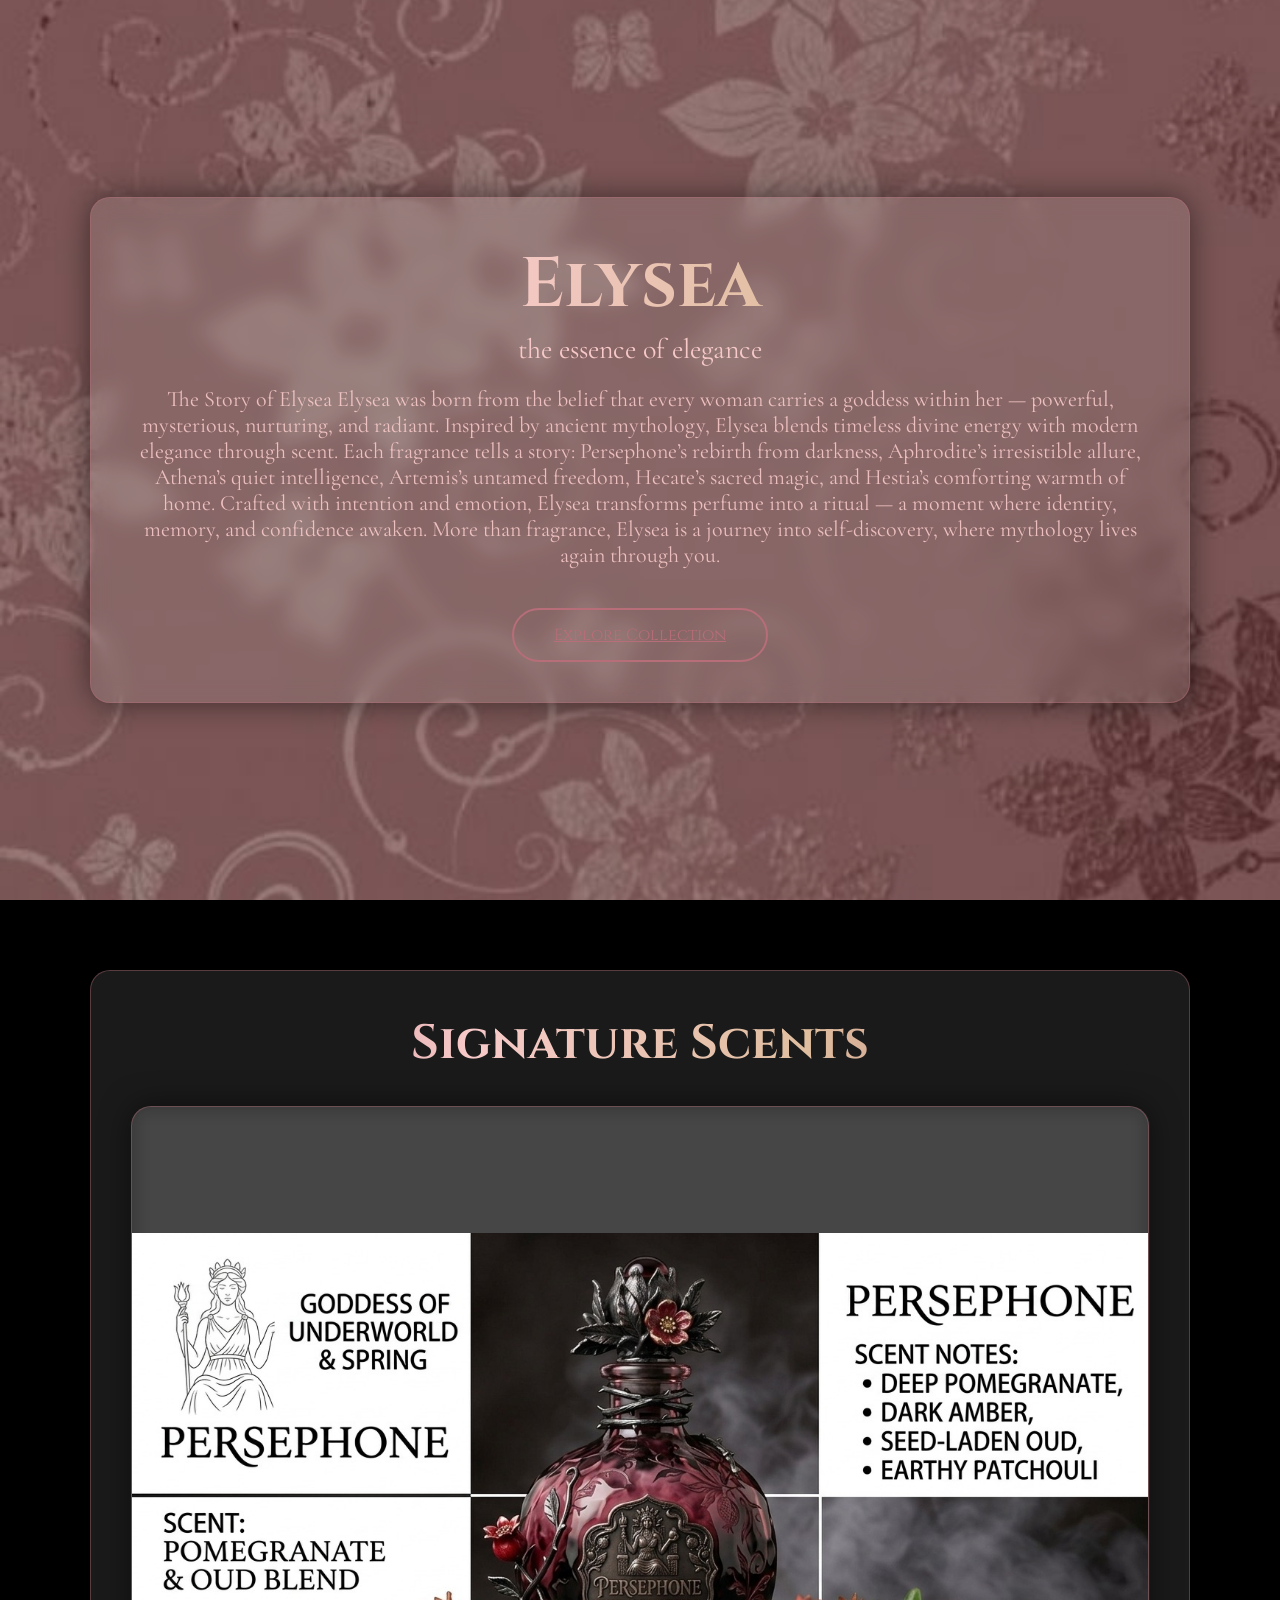
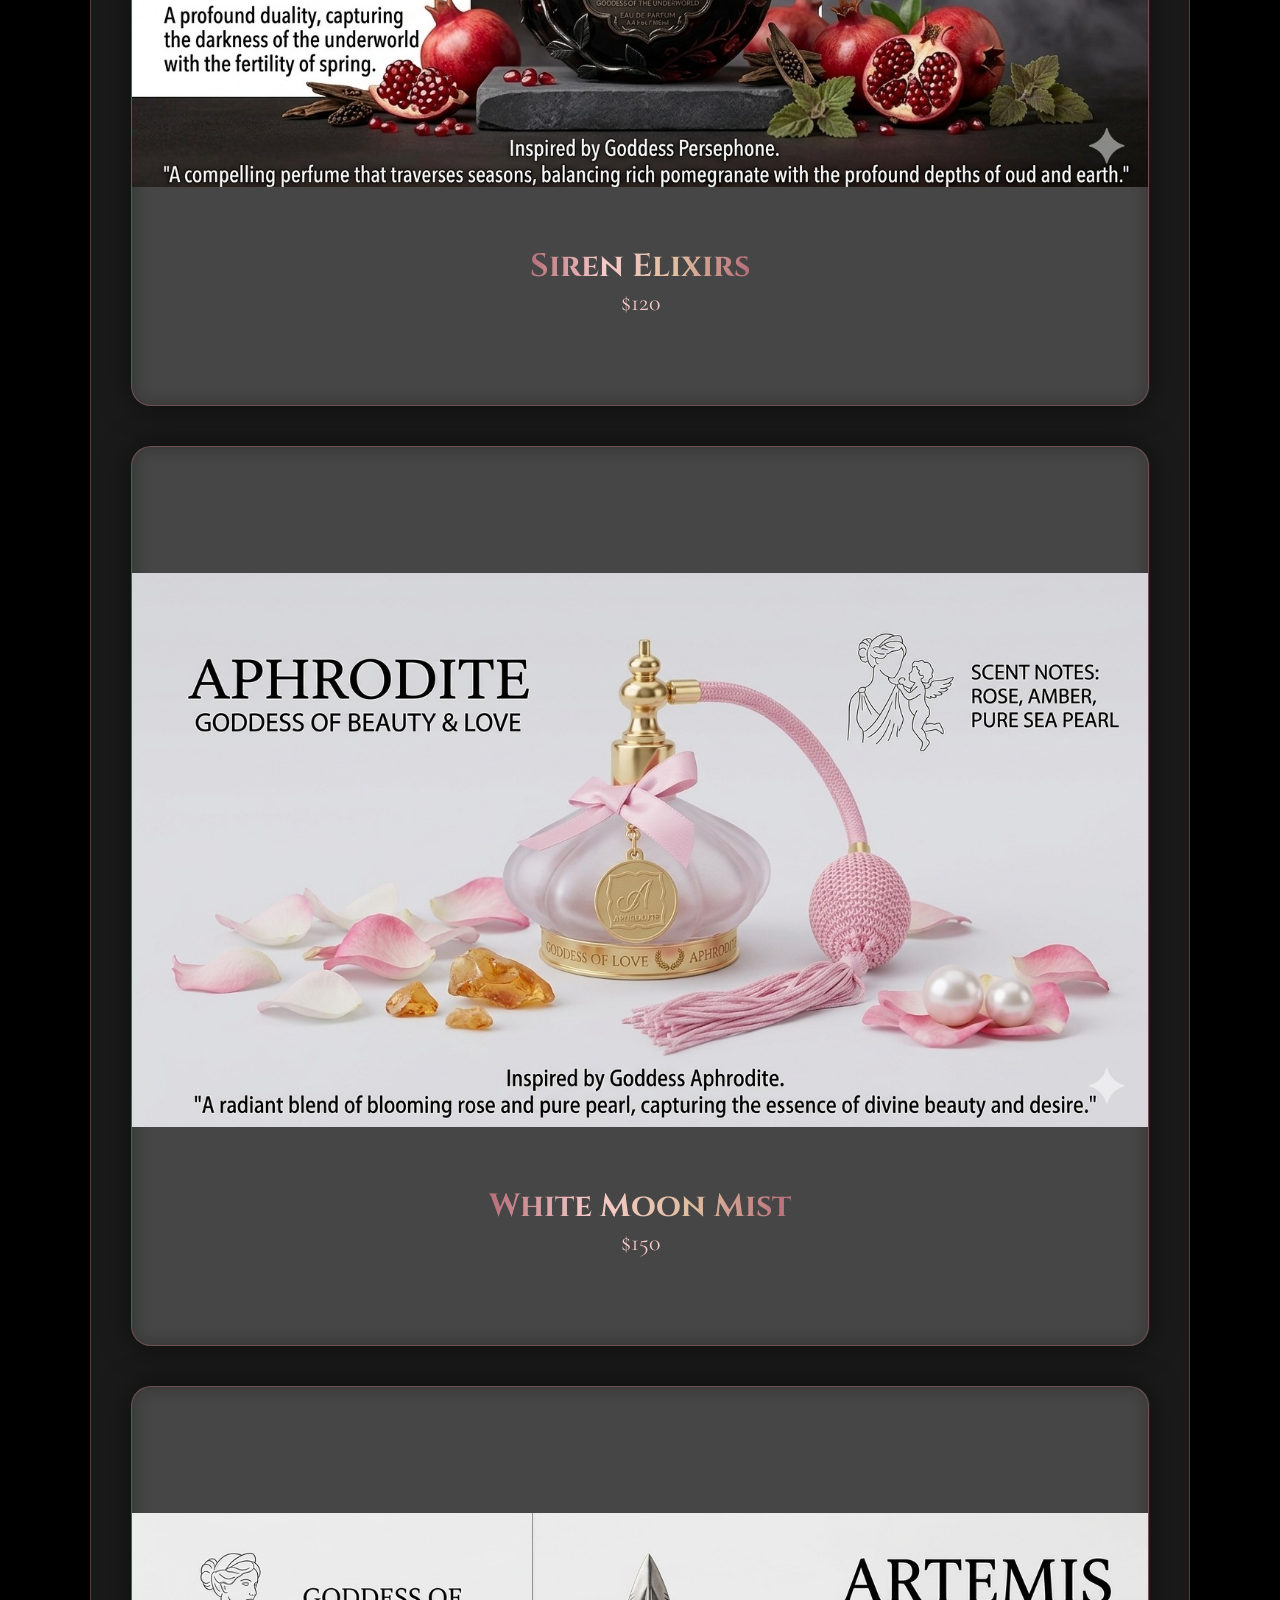
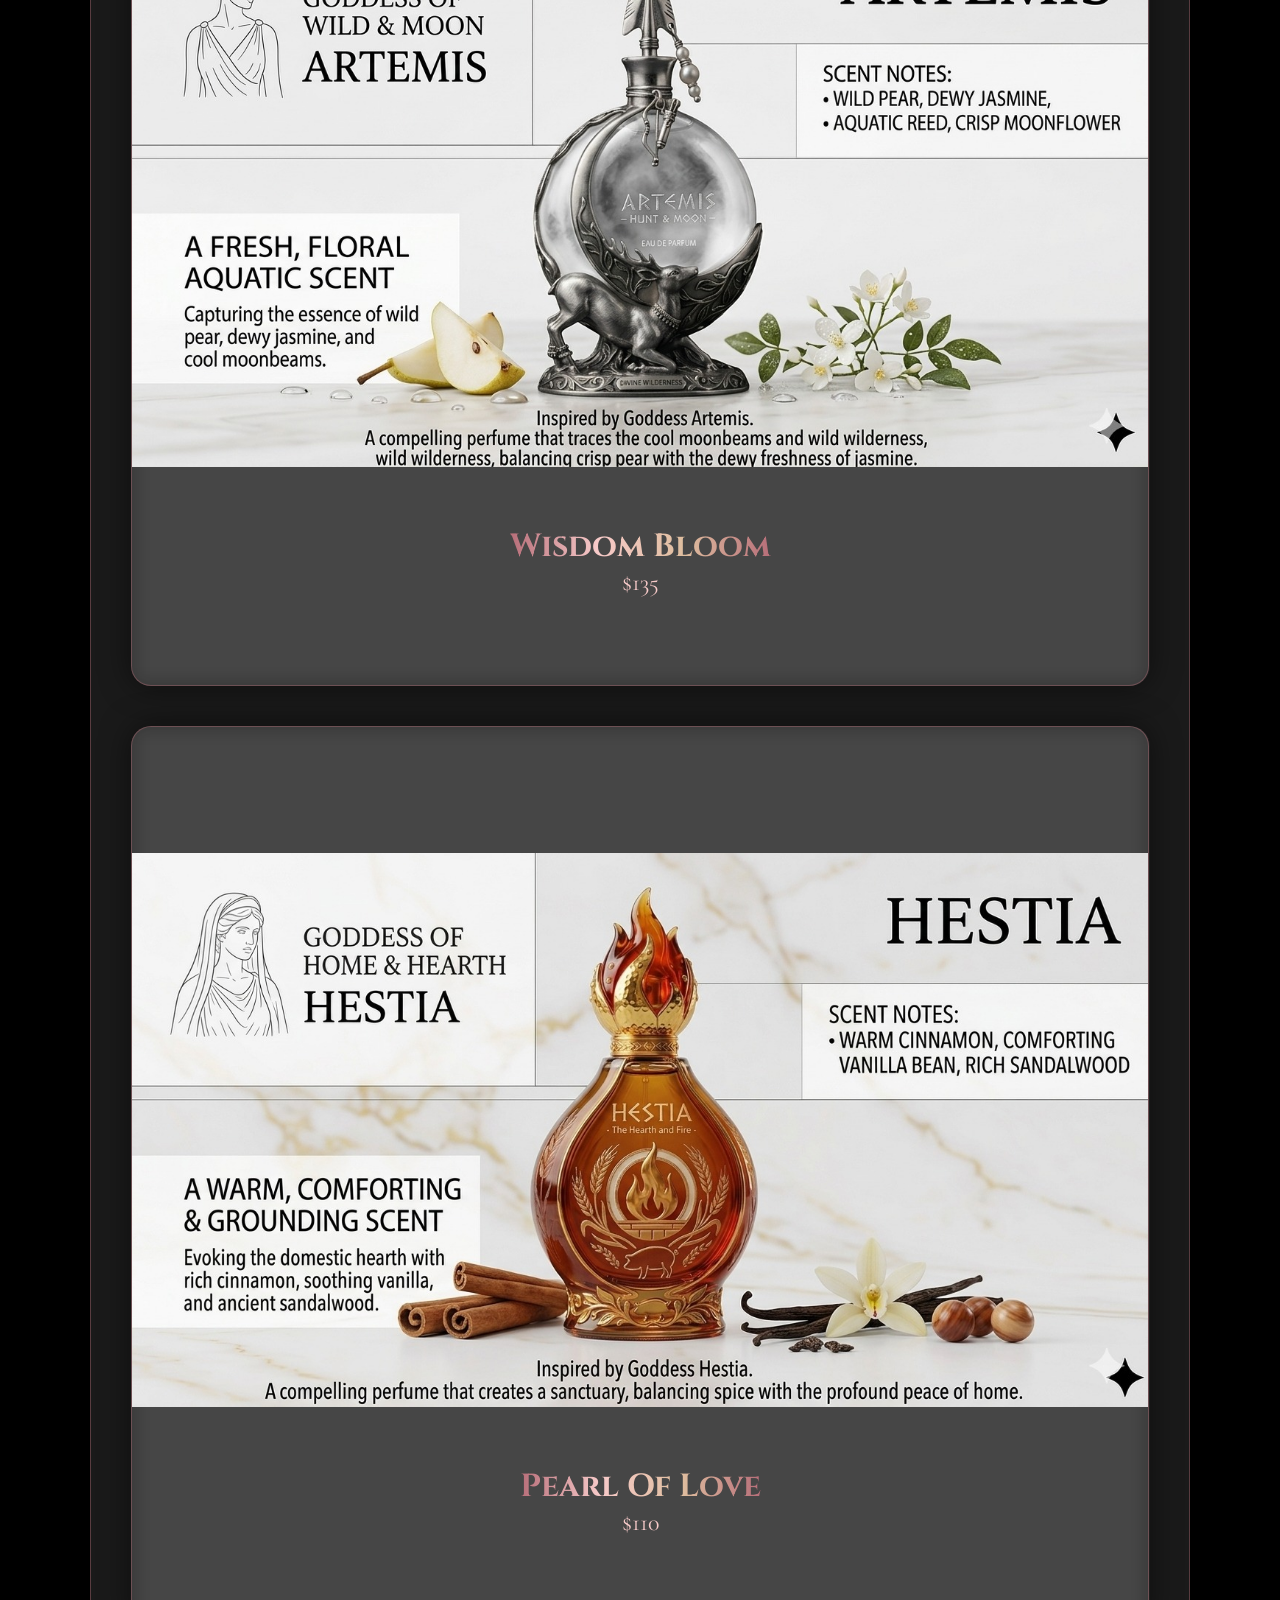
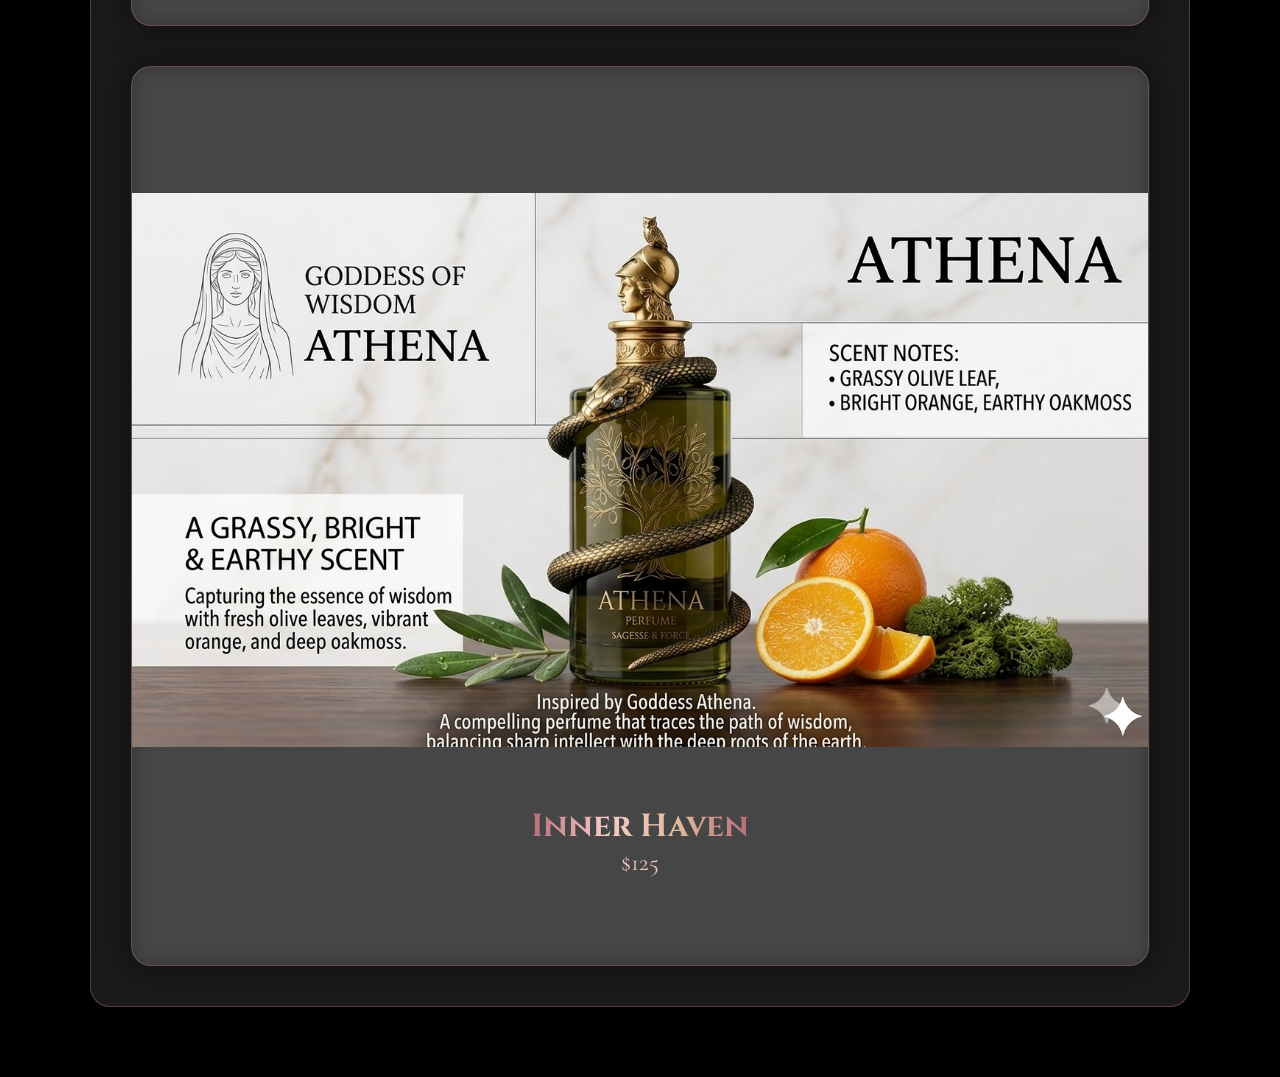
<file: index.html>
<!DOCTYPE html>
<html lang="en">
<head>
<meta charset="UTF-8">
<meta name="viewport" content="width=device-width, initial-scale=1.0">
<title>Elysea Perfumes</title>

<link href="https://fonts.googleapis.com/css2?family=Cinzel:wght@400;700&family=Cormorant+Garamond:wght@400;500;600;700&display=swap" rel="stylesheet">

<style>

:root {
    --rose-gold: #b76e79;
    --soft-pink: #f7cac9;
    --golden-beige: #dfbe9f;
    --rose-gold-gradient: linear-gradient(to right, #b76e79, #f7cac9, #dfbe9f, #b76e79);
}

/* Reset */
*{
    margin:0;
    padding:0;
    box-sizing:border-box;
    font-family:'Cormorant Garamond', serif;
}

body{
    background:#000;
}

/* Background */
.back-video{
    position:fixed;
    right:0;
    bottom:0;
    width:100%;
    height:100%;
    object-fit:cover;
    z-index:-1;
    filter:brightness(0.6);
}

/* Section */
section{
    padding:70px 7%;
    display:flex;
    justify-content:center;
}

/* Glass Box */
.glass-box{
    width:100%;
    max-width:1200px;
    padding:40px;
    border-radius:20px;
    background:rgba(255,255,255,0.1);
    border:1px solid rgba(183,110,121,0.4);
    backdrop-filter:blur(10px);
    box-shadow:0 0 30px rgba(0,0,0,0.5);
    text-align:center;
}

/* Heading */
.heading{
    font-family:'Cinzel', serif;
    font-size:48px;
    margin-bottom:30px;
    background:var(--rose-gold-gradient);
    -webkit-background-clip:text;
    -webkit-text-fill-color:transparent;
}

/* Home */
.home{
    min-height:100vh;
    align-items:center;
}

.home h3{
    font-family:'Cinzel', serif;
    font-size:70px;
    background:var(--rose-gold-gradient);
    -webkit-background-clip:text;
    -webkit-text-fill-color:transparent;
}

.home span{
    color:var(--soft-pink);
    font-size:28px;
}

.home p{
    margin:20px 0;
    font-size:22px;
    color:rgba(247,202,201,0.9);
}

/* Button */
.btn{
    display:inline-block;
    margin-top:20px;
    padding:14px 40px;
    border-radius:40px;
    border:2px solid var(--rose-gold);
    color:var(--rose-gold);
    font-family:'Cinzel', serif;
    transition:0.4s;
}

.btn:hover{
    background:var(--rose-gold);
    color:white;
    transform:scale(1.05);
}

/* PRODUCT SECTION FULLSCREEN */
.box-container{
    display:flex;
    flex-direction:column;
    gap:40px;
}

/* Fullscreen card */
.box{
    height:100vh;
    display:flex;
    align-items:center;
    justify-content:center;
    flex-direction:column;
    border-radius:20px;
    background:rgba(255,255,255,0.1);
    border:1px solid rgba(183,110,121,0.4);
    backdrop-filter:blur(10px);
    box-shadow:0 0 30px rgba(0,0,0,0.5);
}

/* Fullscreen image */
.box img{
    width:100%;
    height:70vh;
    object-fit:contain;
}

/* Product info */
.info{
    margin-top:20px;
}

.info h3{
    font-family:'Cinzel', serif;
    font-size:32px;
    background:var(--rose-gold-gradient);
    -webkit-background-clip:text;
    -webkit-text-fill-color:transparent;
}

.price{
    font-size:24px;
    color:var(--soft-pink);
}

</style>
</head>

<body>

<img src="hie.jpg" class="back-video">

<!-- HOME -->
<section class="home">
<div class="glass-box">
<h3>Elysea</h3>
<span>the essence of elegance</span>
<p>The Story of Elysea
Elysea was born from the belief that every woman carries a goddess within her — powerful, mysterious, nurturing, and radiant. Inspired by ancient mythology, Elysea blends timeless divine energy with modern elegance through scent. Each fragrance tells a story: Persephone’s rebirth from darkness, Aphrodite’s irresistible allure, Athena’s quiet intelligence, Artemis’s untamed freedom, Hecate’s sacred magic, and Hestia’s comforting warmth of home. Crafted with intention and emotion, Elysea transforms perfume into a ritual — a moment where identity, memory, and confidence awaken. More than fragrance, Elysea is a journey into self-discovery, where mythology lives again through you.</p>
<a href="#products" class="btn">Explore Collection</a>
</div>
</section>

<!-- PRODUCTS -->
<section id="products">
<div class="glass-box">

<h1 class="heading">Signature Scents</h1>

<div class="box-container">

<div class="box">
<img src="perfume 1.jpeg">
<div class="info">
<h3>Siren Elixirs</h3>
<div class="price">$120</div>
</div>
</div>

<div class="box">
<img src="perfume 2.jpeg">
<div class="info">
<h3>White Moon Mist</h3>
<div class="price">$150</div>
</div>
</div>

<div class="box">
<img src="perfume 3.jpeg">
<div class="info">
<h3>Wisdom Bloom</h3>
<div class="price">$135</div>
</div>
</div>

<div class="box">
<img src="perfume 4.jpeg">
<div class="info">
<h3>Pearl Of Love</h3>
<div class="price">$110</div>
</div>
</div>

<div class="box">
<img src="perfume 5.jpeg">
<div class="info">
<h3>Inner Haven</h3>
<div class="price">$125</div>
</div>
</div>

</div>
</div>
</section>

</body>
</html>
</file>
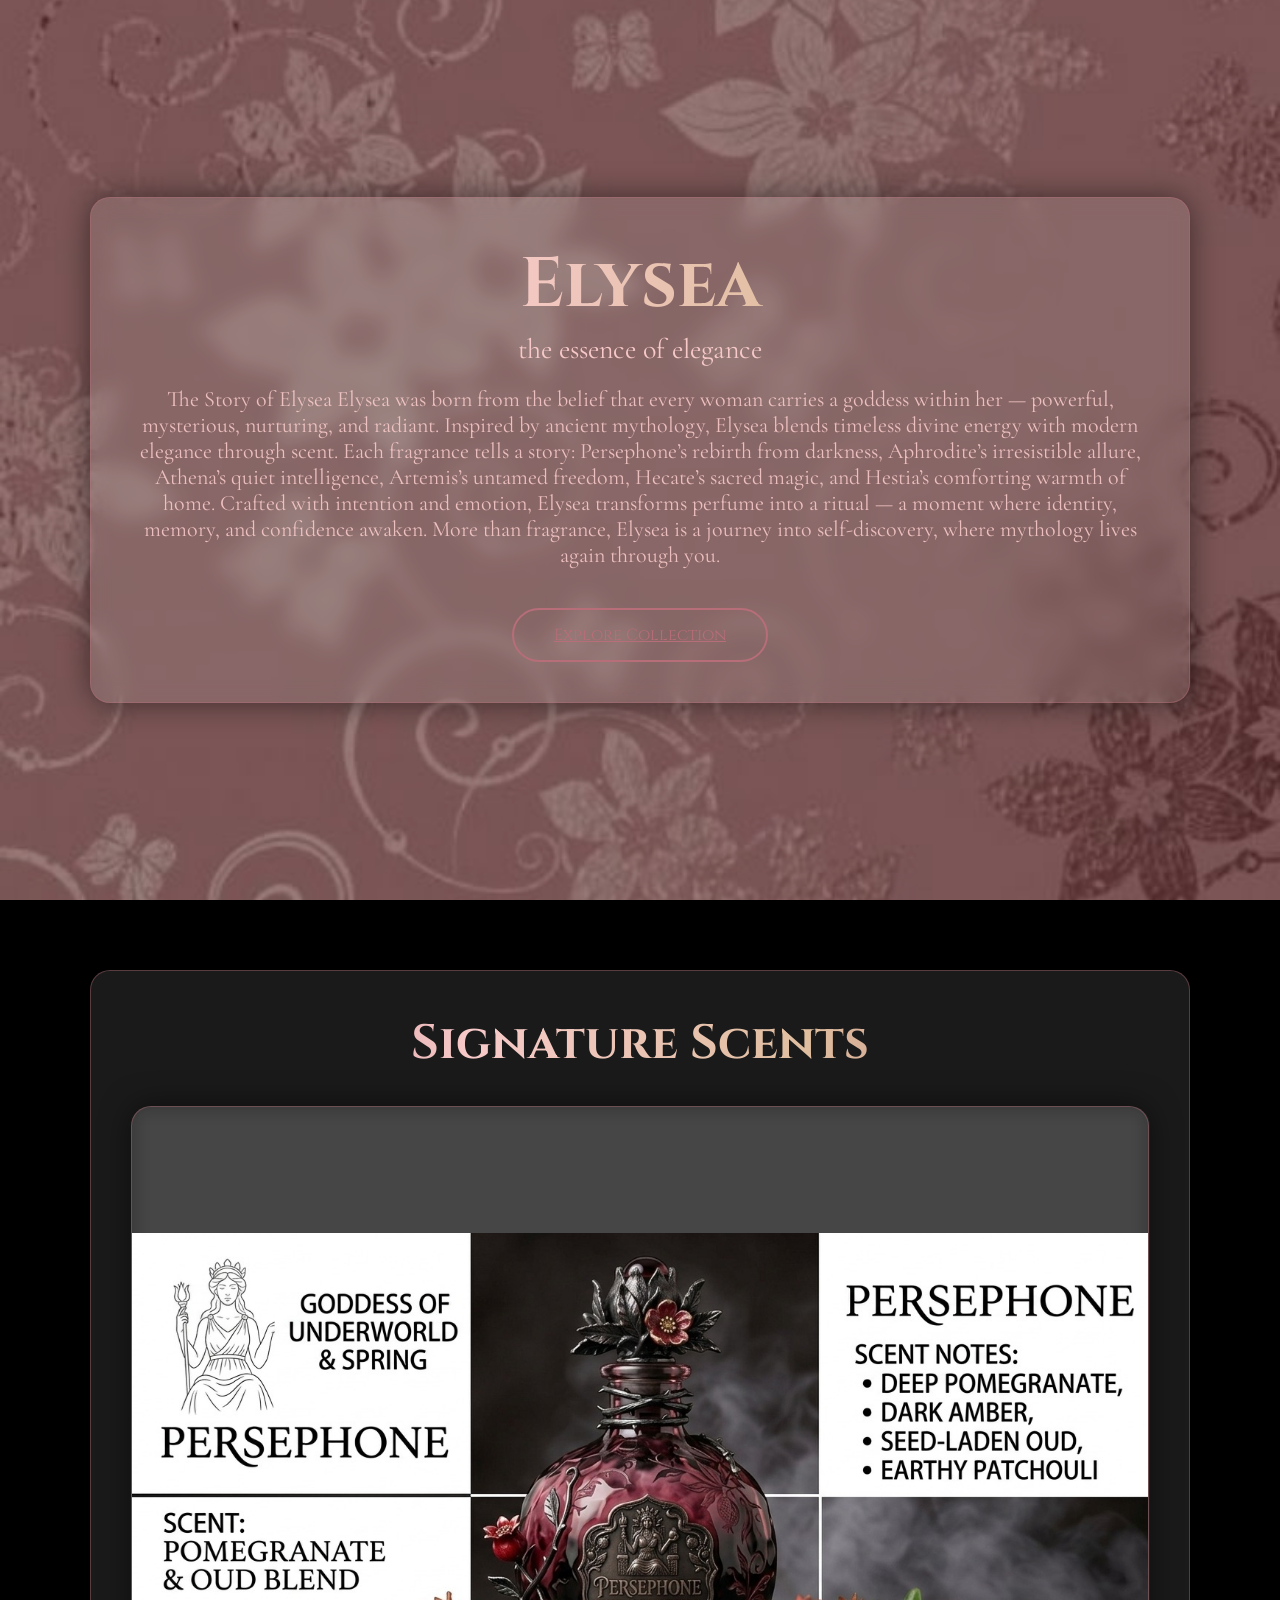
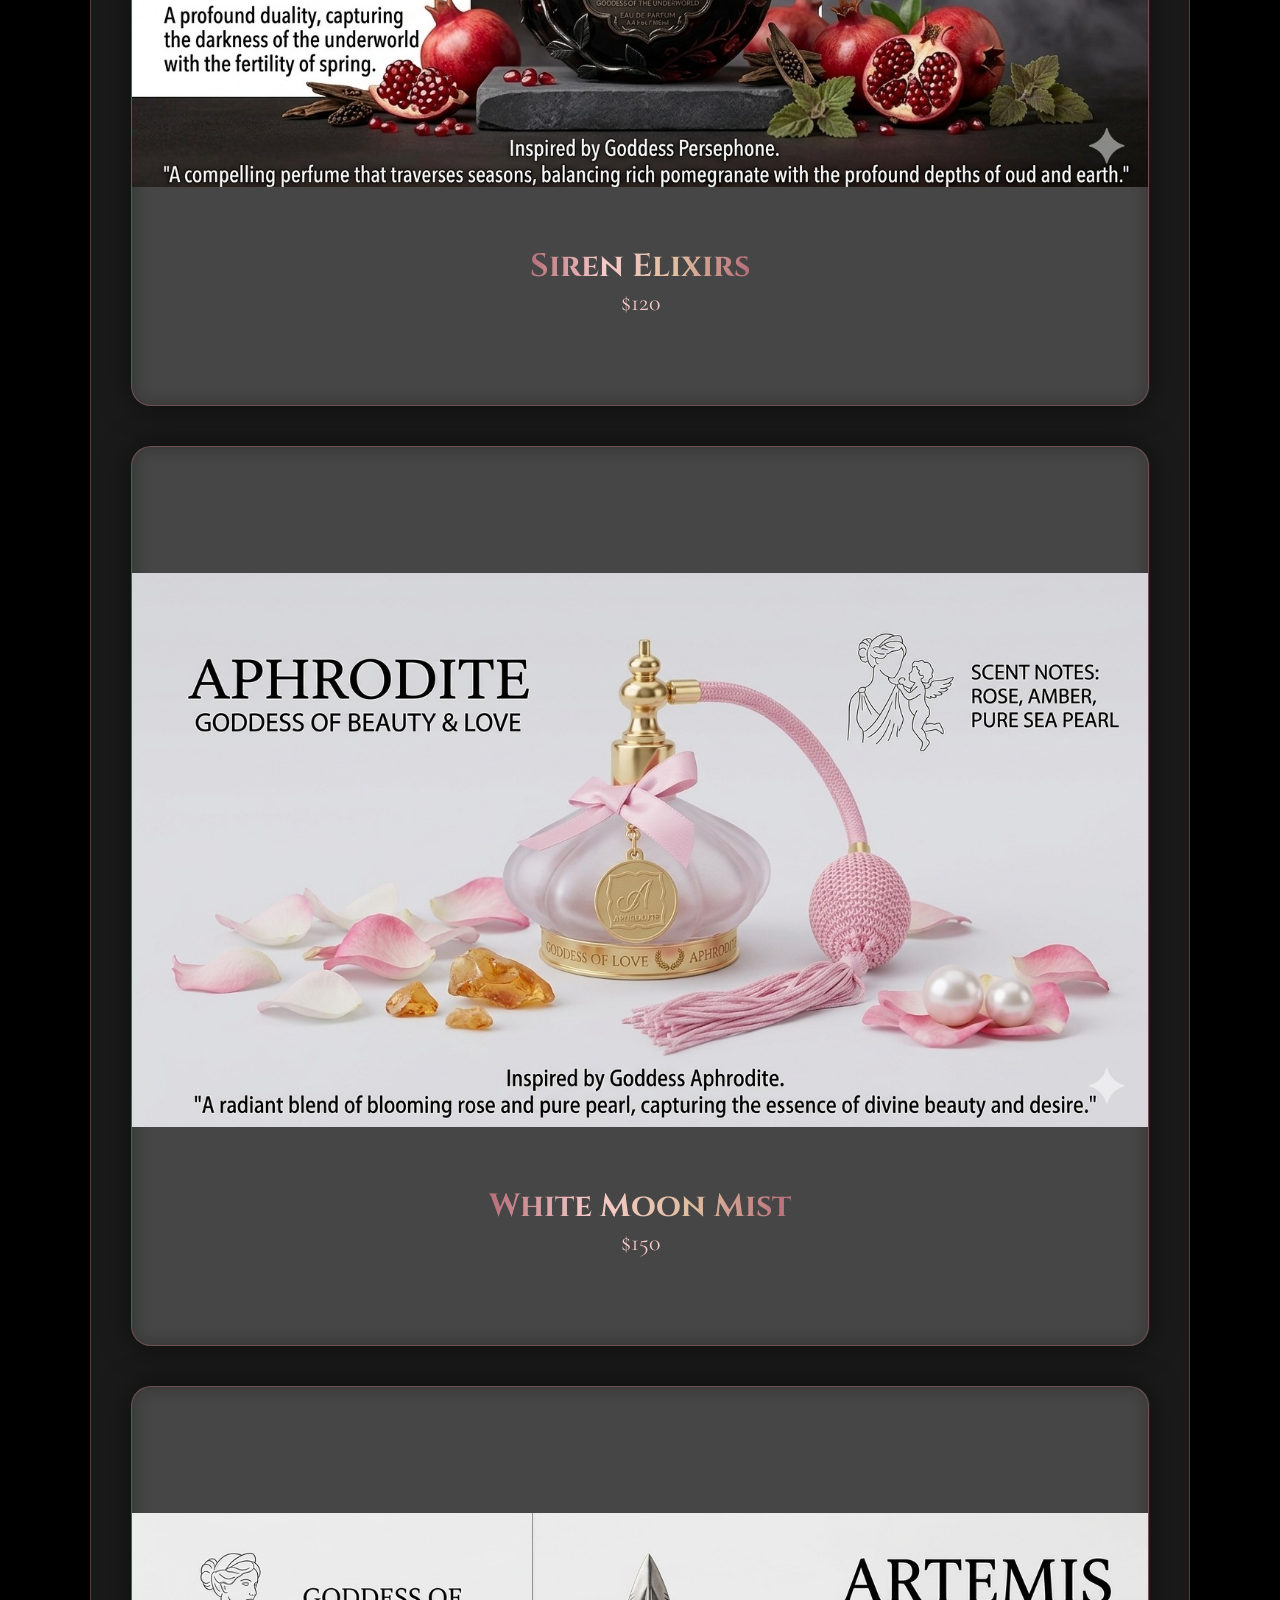
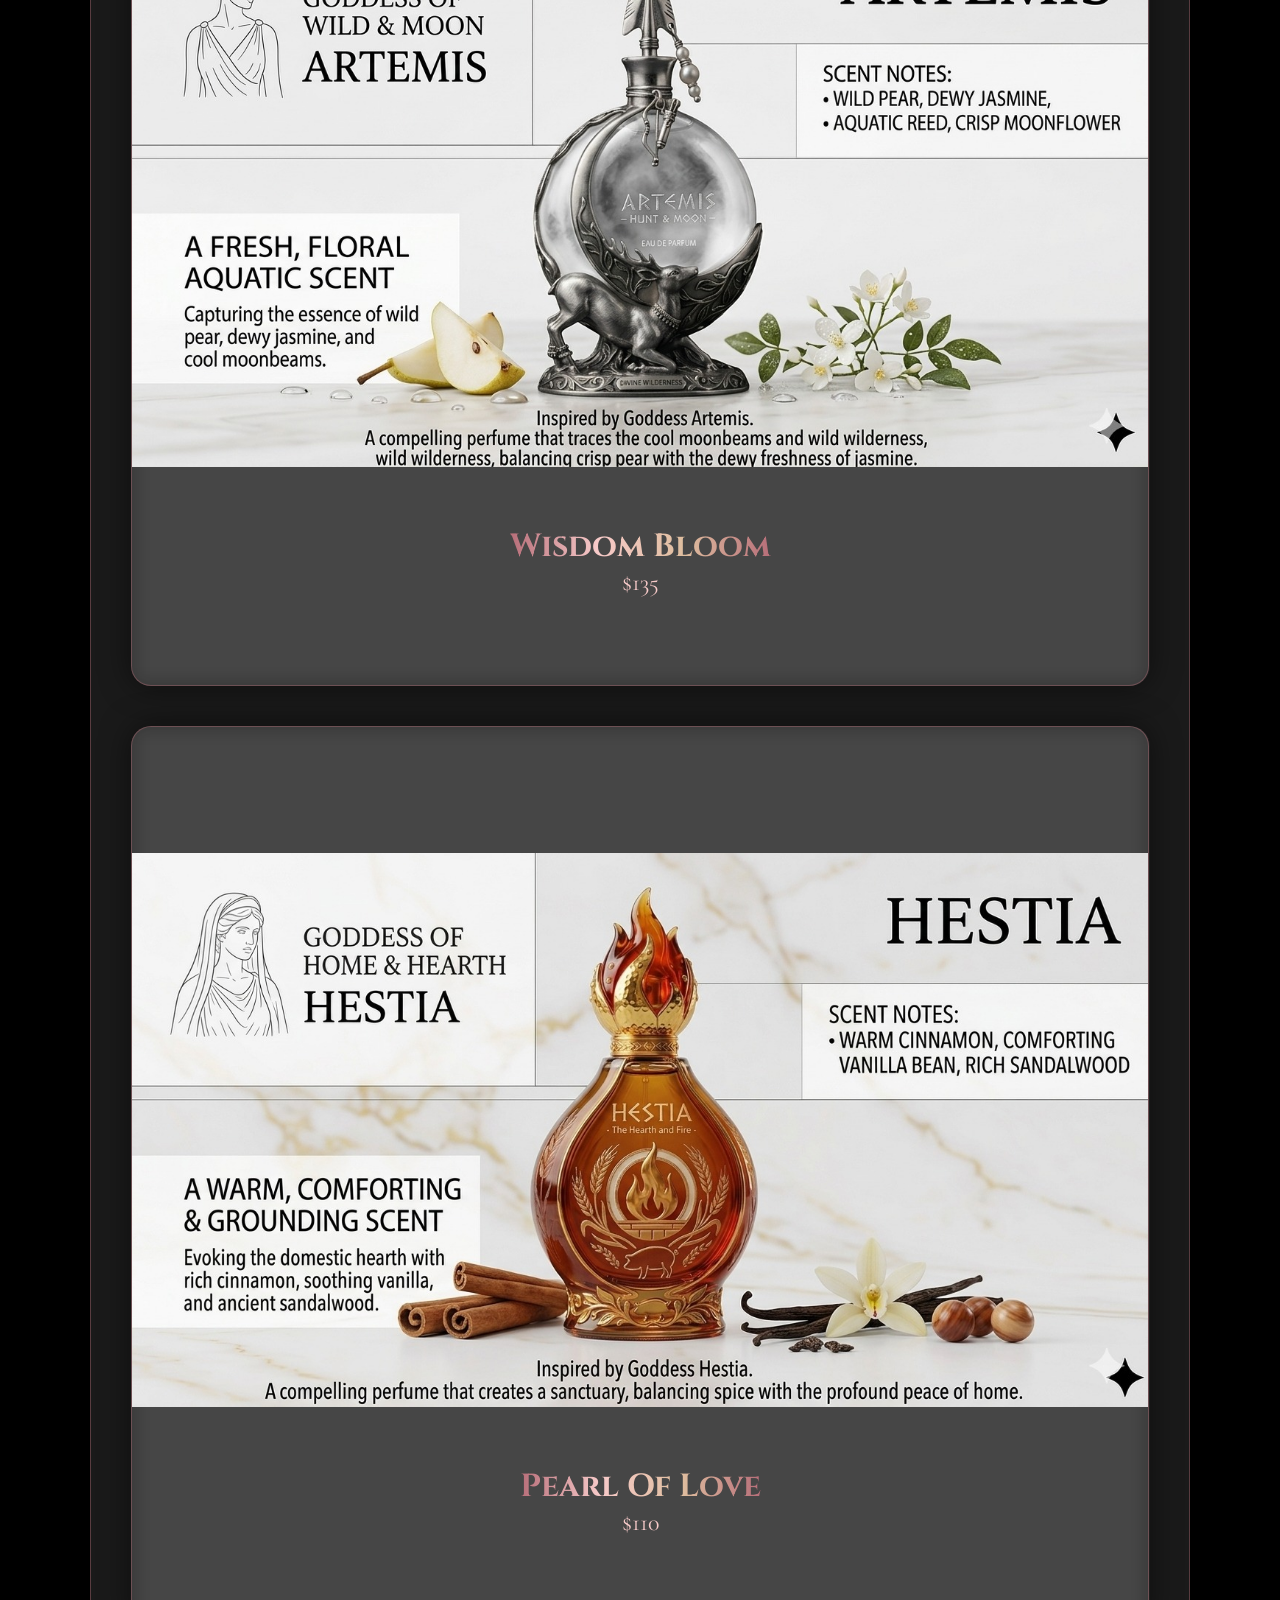
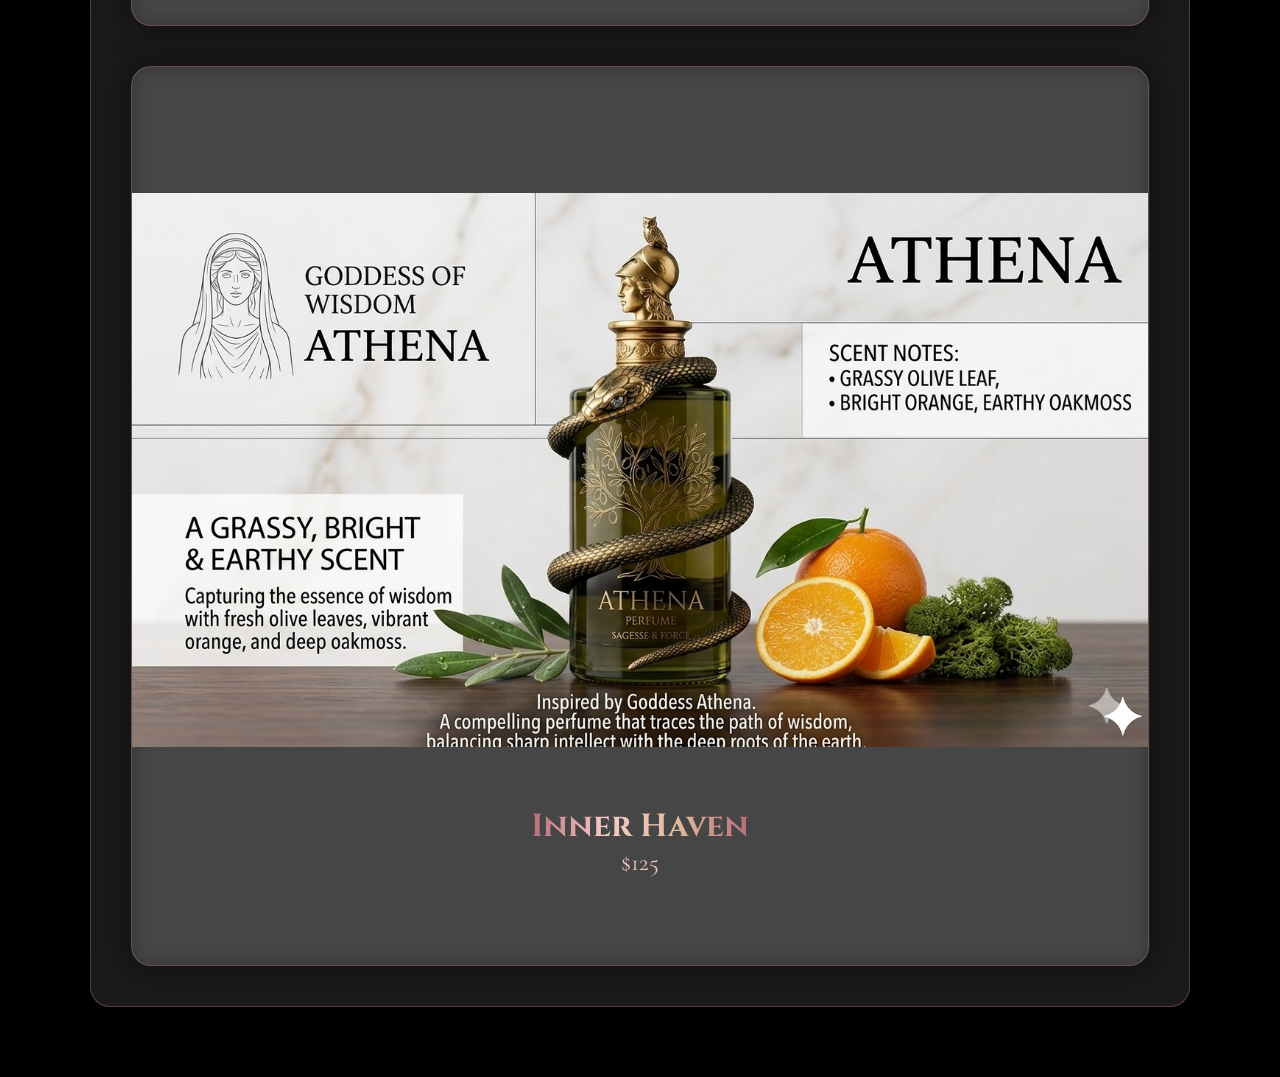
<file: home.html>
<!DOCTYPE html>
<html lang="en">
<head>
<meta charset="UTF-8">
<meta name="viewport" content="width=device-width, initial-scale=1.0">
<title>Elysea Perfumes</title>

<link href="https://fonts.googleapis.com/css2?family=Cinzel:wght@400;700&family=Cormorant+Garamond:wght@400;500;600;700&display=swap" rel="stylesheet">

<style>

:root {
    --rose-gold: #b76e79;
    --soft-pink: #f7cac9;
    --golden-beige: #dfbe9f;
    --rose-gold-gradient: linear-gradient(to right, #b76e79, #f7cac9, #dfbe9f, #b76e79);
}

/* Reset */
*{
    margin:0;
    padding:0;
    box-sizing:border-box;
    font-family:'Cormorant Garamond', serif;
}

body{
    background:#000;
}

/* Background */
.back-video{
    position:fixed;
    right:0;
    bottom:0;
    width:100%;
    height:100%;
    object-fit:cover;
    z-index:-1;
    filter:brightness(0.6);
}

/* Section */
section{
    padding:70px 7%;
    display:flex;
    justify-content:center;
}

/* Glass Box */
.glass-box{
    width:100%;
    max-width:1200px;
    padding:40px;
    border-radius:20px;
    background:rgba(255,255,255,0.1);
    border:1px solid rgba(183,110,121,0.4);
    backdrop-filter:blur(10px);
    box-shadow:0 0 30px rgba(0,0,0,0.5);
    text-align:center;
}

/* Heading */
.heading{
    font-family:'Cinzel', serif;
    font-size:48px;
    margin-bottom:30px;
    background:var(--rose-gold-gradient);
    -webkit-background-clip:text;
    -webkit-text-fill-color:transparent;
}

/* Home */
.home{
    min-height:100vh;
    align-items:center;
}

.home h3{
    font-family:'Cinzel', serif;
    font-size:70px;
    background:var(--rose-gold-gradient);
    -webkit-background-clip:text;
    -webkit-text-fill-color:transparent;
}

.home span{
    color:var(--soft-pink);
    font-size:28px;
}

.home p{
    margin:20px 0;
    font-size:22px;
    color:rgba(247,202,201,0.9);
}

/* Button */
.btn{
    display:inline-block;
    margin-top:20px;
    padding:14px 40px;
    border-radius:40px;
    border:2px solid var(--rose-gold);
    color:var(--rose-gold);
    font-family:'Cinzel', serif;
    transition:0.4s;
}

.btn:hover{
    background:var(--rose-gold);
    color:white;
    transform:scale(1.05);
}

/* PRODUCT SECTION FULLSCREEN */
.box-container{
    display:flex;
    flex-direction:column;
    gap:40px;
}

/* Fullscreen card */
.box{
    height:100vh;
    display:flex;
    align-items:center;
    justify-content:center;
    flex-direction:column;
    border-radius:20px;
    background:rgba(255,255,255,0.1);
    border:1px solid rgba(183,110,121,0.4);
    backdrop-filter:blur(10px);
    box-shadow:0 0 30px rgba(0,0,0,0.5);
}

/* Fullscreen image */
.box img{
    width:100%;
    height:70vh;
    object-fit:contain;
}

/* Product info */
.info{
    margin-top:20px;
}

.info h3{
    font-family:'Cinzel', serif;
    font-size:32px;
    background:var(--rose-gold-gradient);
    -webkit-background-clip:text;
    -webkit-text-fill-color:transparent;
}

.price{
    font-size:24px;
    color:var(--soft-pink);
}

</style>
</head>

<body>

<img src="hie.jpg" class="back-video">

<!-- HOME -->
<section class="home">
<div class="glass-box">
<h3>Elysea</h3>
<span>the essence of elegance</span>
<p>The Story of Elysea
Elysea was born from the belief that every woman carries a goddess within her — powerful, mysterious, nurturing, and radiant. Inspired by ancient mythology, Elysea blends timeless divine energy with modern elegance through scent. Each fragrance tells a story: Persephone’s rebirth from darkness, Aphrodite’s irresistible allure, Athena’s quiet intelligence, Artemis’s untamed freedom, Hecate’s sacred magic, and Hestia’s comforting warmth of home. Crafted with intention and emotion, Elysea transforms perfume into a ritual — a moment where identity, memory, and confidence awaken. More than fragrance, Elysea is a journey into self-discovery, where mythology lives again through you.</p>
<a href="#products" class="btn">Explore Collection</a>
</div>
</section>

<!-- PRODUCTS -->
<section id="products">
<div class="glass-box">

<h1 class="heading">Signature Scents</h1>

<div class="box-container">

<div class="box">
<img src="perfume 1.jpeg">
<div class="info">
<h3>Siren Elixirs</h3>
<div class="price">$120</div>
</div>
</div>

<div class="box">
<img src="perfume 2.jpeg">
<div class="info">
<h3>White Moon Mist</h3>
<div class="price">$150</div>
</div>
</div>

<div class="box">
<img src="perfume 3.jpeg">
<div class="info">
<h3>Wisdom Bloom</h3>
<div class="price">$135</div>
</div>
</div>

<div class="box">
<img src="perfume 4.jpeg">
<div class="info">
<h3>Pearl Of Love</h3>
<div class="price">$110</div>
</div>
</div>

<div class="box">
<img src="perfume 5.jpeg">
<div class="info">
<h3>Inner Haven</h3>
<div class="price">$125</div>
</div>
</div>

</div>
</div>
</section>

</body>
</html>
</file>
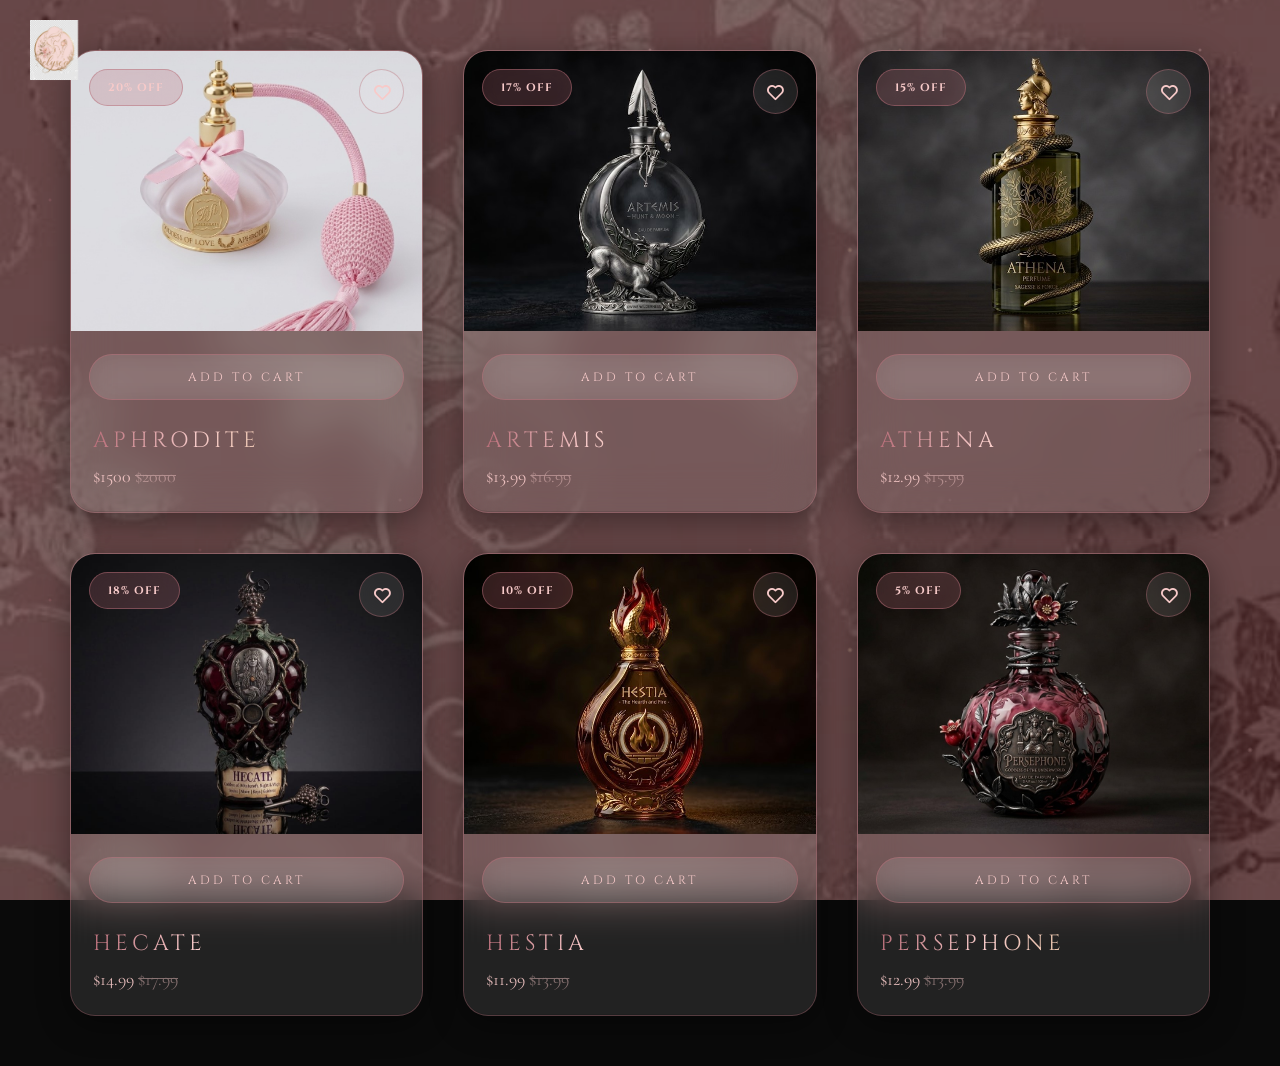
<file: products.html>
<!DOCTYPE html>
<html lang="en">
<head>
<meta charset="UTF-8">
<meta name="viewport" content="width=device-width, initial-scale=1.0">
<title>Elysea - Products</title>
<link href="https://fonts.googleapis.com/css2?family=Cinzel:wght@400;600;700&family=Cormorant+Garamond:ital,wght@0,400;0,600;1,400&display=swap" rel="stylesheet">
<link href='https://unpkg.com/boxicons@2.1.4/css/boxicons.min.css' rel='stylesheet'>

<style>

* {
    margin: 0;
    padding: 0;
    box-sizing: border-box;
}

body {
    font-family: 'Cormorant Garamond', serif;
    min-height: 100vh;
    background: #0a0a0a;
    overflow-x: hidden;
}

/* LOGO */
.logo {
    position: fixed;
    top: 20px;
    left: 30px;
    z-index: 1000;
}

.logo img {
    height: 60px;
}

/* ============ IMAGE BACKGROUND ============ */
.back-image {
    position: fixed;
    top: 0;
    left: 0;
    z-index: -1;
    width: 100%;
    height: 100%;
    object-fit: cover;
    filter: brightness(0.5);
}

/* ============ FALLBACK BACKGROUND ============ */
.bg-fallback {
    position: fixed;
    top: 0;
    left: 0;
    width: 100%;
    height: 100%;
    z-index: -2;
    background: 
        radial-gradient(ellipse at 20% 20%, rgba(183, 110, 121, 0.15) 0%, transparent 50%),
        radial-gradient(ellipse at 80% 80%, rgba(223, 190, 159, 0.1) 0%, transparent 50%),
        radial-gradient(ellipse at 50% 50%, rgba(247, 202, 201, 0.05) 0%, transparent 70%),
        linear-gradient(135deg, #1a1a2e 0%, #16213e 25%, #1a1a2e 50%, #2d1f3d 75%, #1a1a2e 100%);
}

/* ============ FLOATING PARTICLES ============ */
.particles {
    position: fixed;
    top: 0;
    left: 0;
    width: 100%;
    height: 100%;
    z-index: -1;
    pointer-events: none;
    background-image: 
        radial-gradient(2px 2px at 100px 50px, rgba(247,202,201,0.4), transparent),
        radial-gradient(2px 2px at 200px 150px, rgba(183,110,121,0.3), transparent),
        radial-gradient(3px 3px at 300px 250px, rgba(223,190,159,0.4), transparent),
        radial-gradient(2px 2px at 400px 100px, rgba(247,202,201,0.3), transparent),
        radial-gradient(2px 2px at 500px 300px, rgba(183,110,121,0.4), transparent),
        radial-gradient(3px 3px at 150px 350px, rgba(247,202,201,0.3), transparent),
        radial-gradient(2px 2px at 350px 50px, rgba(223,190,159,0.3), transparent),
        radial-gradient(2px 2px at 50px 200px, rgba(183,110,121,0.4), transparent);
    background-size: 550px 400px;
    animation: floatParticles 20s linear infinite;
}

@keyframes floatParticles {
    0% { transform: translateY(0); }
    100% { transform: translateY(-400px); }
}

/* ============ PRODUCTS GRID ============ */
.products {
    display: grid;
    grid-template-columns: repeat(3, 1fr);
    gap: 40px;
    padding: 50px 70px;
    position: relative;
    z-index: 10;
}

/* ============ PRODUCT CARD - GLASSMORPHISM ============ */
.card {
    border-radius: 25px;
    overflow: hidden;
    position: relative;
    background: rgba(255, 255, 255, 0.1);
    backdrop-filter: blur(20px);
    -webkit-backdrop-filter: blur(20px);
    border: 1px solid rgba(183, 110, 121, 0.35);
    box-shadow: 
        0 8px 32px rgba(0, 0, 0, 0.4),
        inset 0 1px 0 rgba(255, 255, 255, 0.1),
        inset 0 -1px 0 rgba(0, 0, 0, 0.1);
    transition: all 0.5s cubic-bezier(0.23, 1, 0.32, 1);
}

.card::before {
    content: '';
    position: absolute;
    top: 0;
    left: -100%;
    width: 100%;
    height: 100%;
    background: linear-gradient(
        90deg,
        transparent,
        rgba(247, 202, 201, 0.1),
        transparent
    );
    transition: 0.6s;
    z-index: 1;
    pointer-events: none;
}

.card:hover::before {
    left: 100%;
}

.card:hover {
    transform: translateY(-15px) scale(1.03);
    border-color: rgba(183, 110, 121, 0.7);
    box-shadow: 
        0 20px 50px rgba(0, 0, 0, 0.5),
        0 0 40px rgba(183, 110, 121, 0.3),
        inset 0 1px 0 rgba(255, 255, 255, 0.2);
}

.discount {
    position: absolute;
    top: 18px;
    left: 18px;
    z-index: 5;
    padding: 10px 18px;
    border-radius: 25px;
    background: rgba(183, 110, 121, 0.25);
    backdrop-filter: blur(15px);
    border: 1px solid rgba(183, 110, 121, 0.5);
    font-family: 'Cinzel', serif;
    font-size: 11px;
    font-weight: 700;
    letter-spacing: 1px;
    color: #f7cac9;
}

.wishlist {
    position: absolute;
    top: 18px;
    right: 18px;
    z-index: 5;
    width: 45px;
    height: 45px;
    border-radius: 50%;
    background: rgba(255, 255, 255, 0.1);
    backdrop-filter: blur(15px);
    border: 1px solid rgba(183, 110, 121, 0.4);
    display: flex;
    justify-content: center;
    align-items: center;
    cursor: pointer;
    transition: 0.4s ease;
}

.wishlist i {
    font-size: 20px;
    color: #f7cac9;
}

.image-container {
    overflow: hidden;
}

.card img {
    width: 100%;
    height: 280px;
    object-fit: cover;
    transition: 0.5s ease;
}

.card:hover img {
    transform: scale(1.1);
}

.cart-bar {
    margin: 18px;
    border-radius: 35px;
    padding: 14px 25px;
    text-align: center;
    cursor: pointer;
    background: rgba(255, 255, 255, 0.08);
    backdrop-filter: blur(15px);
    border: 1px solid rgba(183, 110, 121, 0.5);
    font-family: 'Cinzel', serif;
    font-size: 12px;
    letter-spacing: 3px;
    text-transform: uppercase;
    color: #f7cac9;
}

.info {
    padding: 8px 22px 25px;
}

.title {
    font-family: 'Cinzel', serif;
    font-size: 22px;
    letter-spacing: 4px;
    text-transform: uppercase;
    margin-bottom: 10px;
    background: linear-gradient(to right, #b76e79, #f7cac9, #dfbe9f, #b76e79);
    -webkit-background-clip: text;
    -webkit-text-fill-color: transparent;
}

.price {
    font-size: 18px;
    color: rgba(247, 202, 201, 0.9);
}

.price span {
    text-decoration: line-through;
    opacity: 0.5;
}

</style>
</head>

<body>

<div class="logo">
<img src="logo.png" alt="logo">
</div>

<img src="hie.jpg" class="back-image" alt="Background">

<div class="bg-fallback"></div>

<div class="particles"></div>

<div class="products">

<div class="card">
<div class="discount">20% OFF</div>
<div class="wishlist"><i class='bx bx-heart'></i></div>
<div class="image-container">
<img src="perfume 12.jpeg">
</div>
<div class="cart-bar">Add To Cart</div>
<div class="info">
<div class="title">Aphrodite</div>
<div class="price">$1500 <span>$2000</span></div>
</div>
</div>

<div class="card">
<div class="discount">17% OFF</div>
<div class="wishlist"><i class='bx bx-heart'></i></div>
<div class="image-container">
<img src="artemis.jpeg">
</div>
<div class="cart-bar">Add To Cart</div>
<div class="info">
<div class="title">Artemis</div>
<div class="price">$13.99 <span>$16.99</span></div>
</div>
</div>

<div class="card">
<div class="discount">15% OFF</div>
<div class="wishlist"><i class='bx bx-heart'></i></div>
<div class="image-container">
<img src="athena.jpeg">
</div>
<div class="cart-bar">Add To Cart</div>
<div class="info">
<div class="title">Athena</div>
<div class="price">$12.99 <span>$15.99</span></div>
</div>
</div>

<div class="card">
<div class="discount">18% OFF</div>
<div class="wishlist"><i class='bx bx-heart'></i></div>
<div class="image-container">
<img src="hectate.jpeg">
</div>
<div class="cart-bar">Add To Cart</div>
<div class="info">
<div class="title">Hecate</div>
<div class="price">$14.99 <span>$17.99</span></div>
</div>
</div>

<div class="card">
<div class="discount">10% OFF</div>
<div class="wishlist"><i class='bx bx-heart'></i></div>
<div class="image-container">
<img src="hestia.jpeg">
</div>
<div class="cart-bar">Add To Cart</div>
<div class="info">
<div class="title">Hestia</div>
<div class="price">$11.99 <span>$13.99</span></div>
</div>
</div>

<div class="card">
<div class="discount">5% OFF</div>
<div class="wishlist"><i class='bx bx-heart'></i></div>
<div class="image-container">
<img src="persephone.jpeg">
</div>
<div class="cart-bar">Add To Cart</div>
<div class="info">
<div class="title">Persephone</div>
<div class="price">$12.99 <span>$13.99</span></div>
</div>
</div>

</div>

</body>
</html>
</file>
